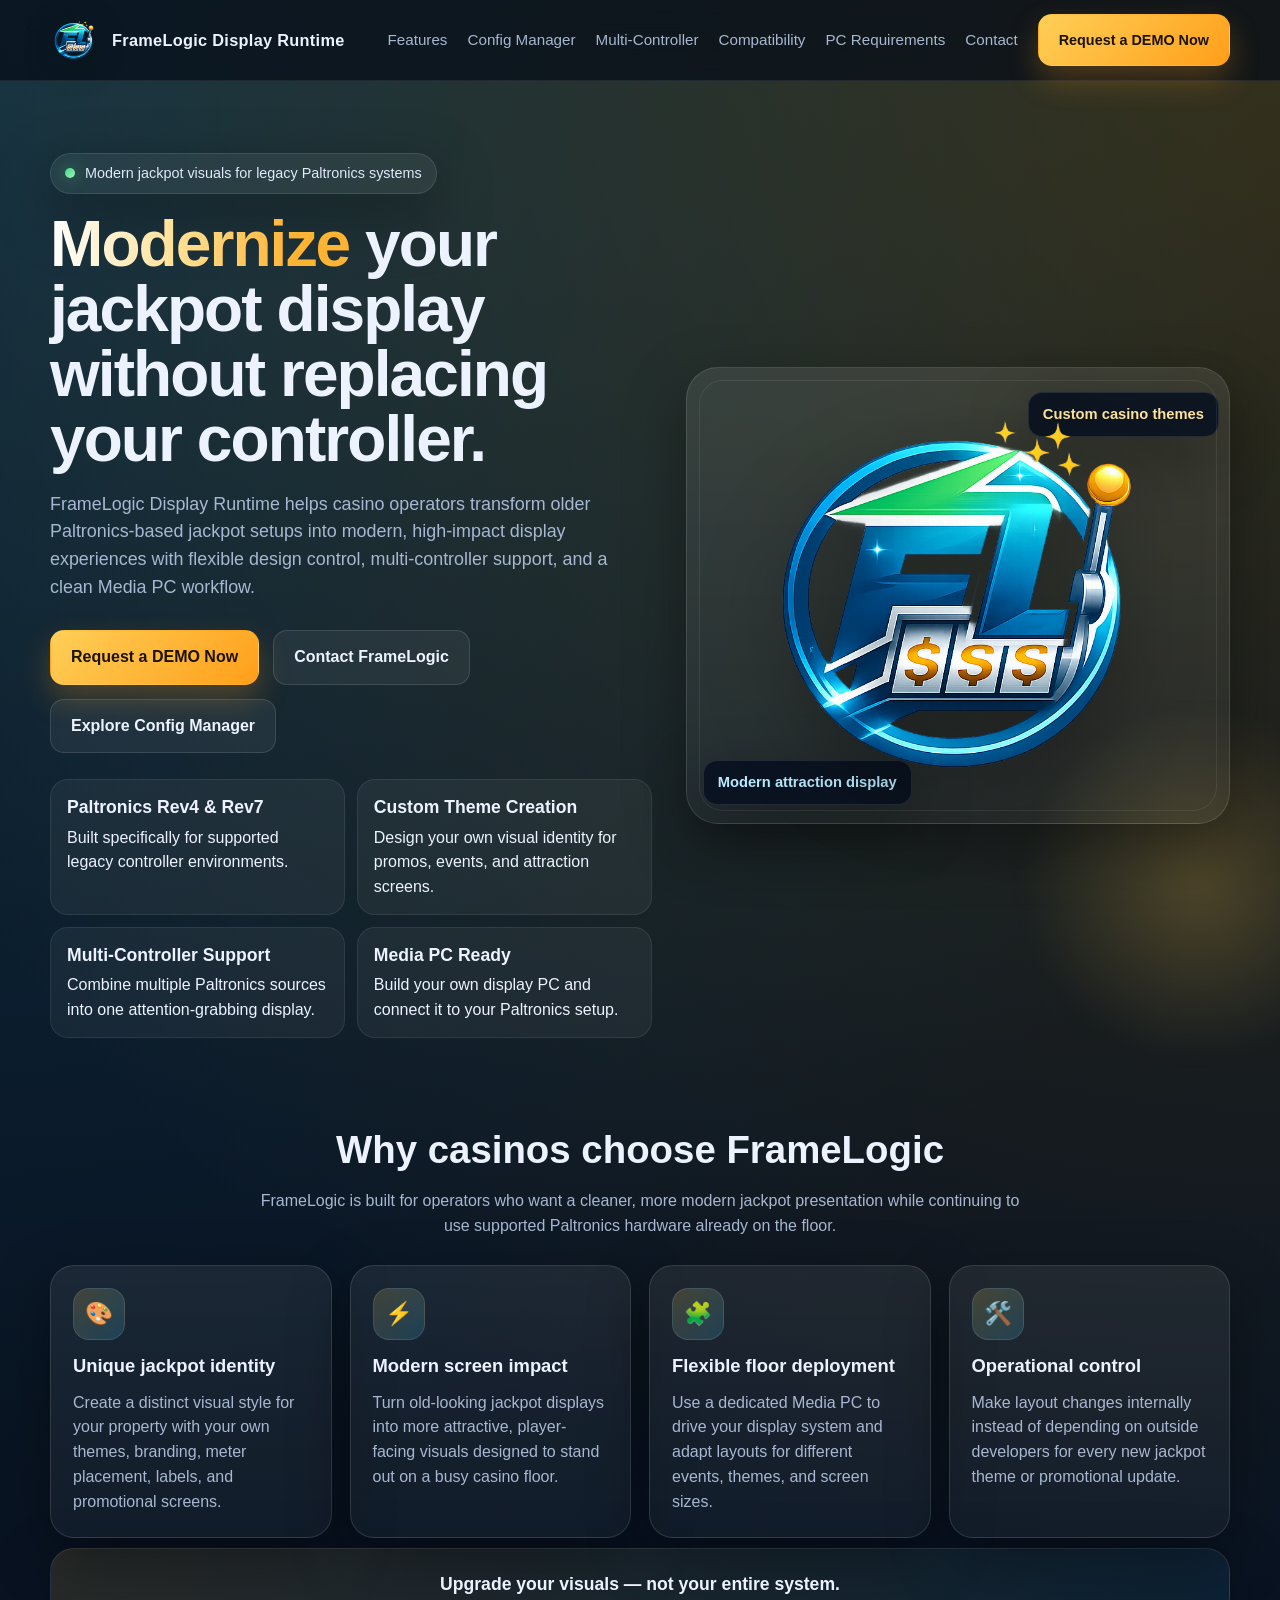
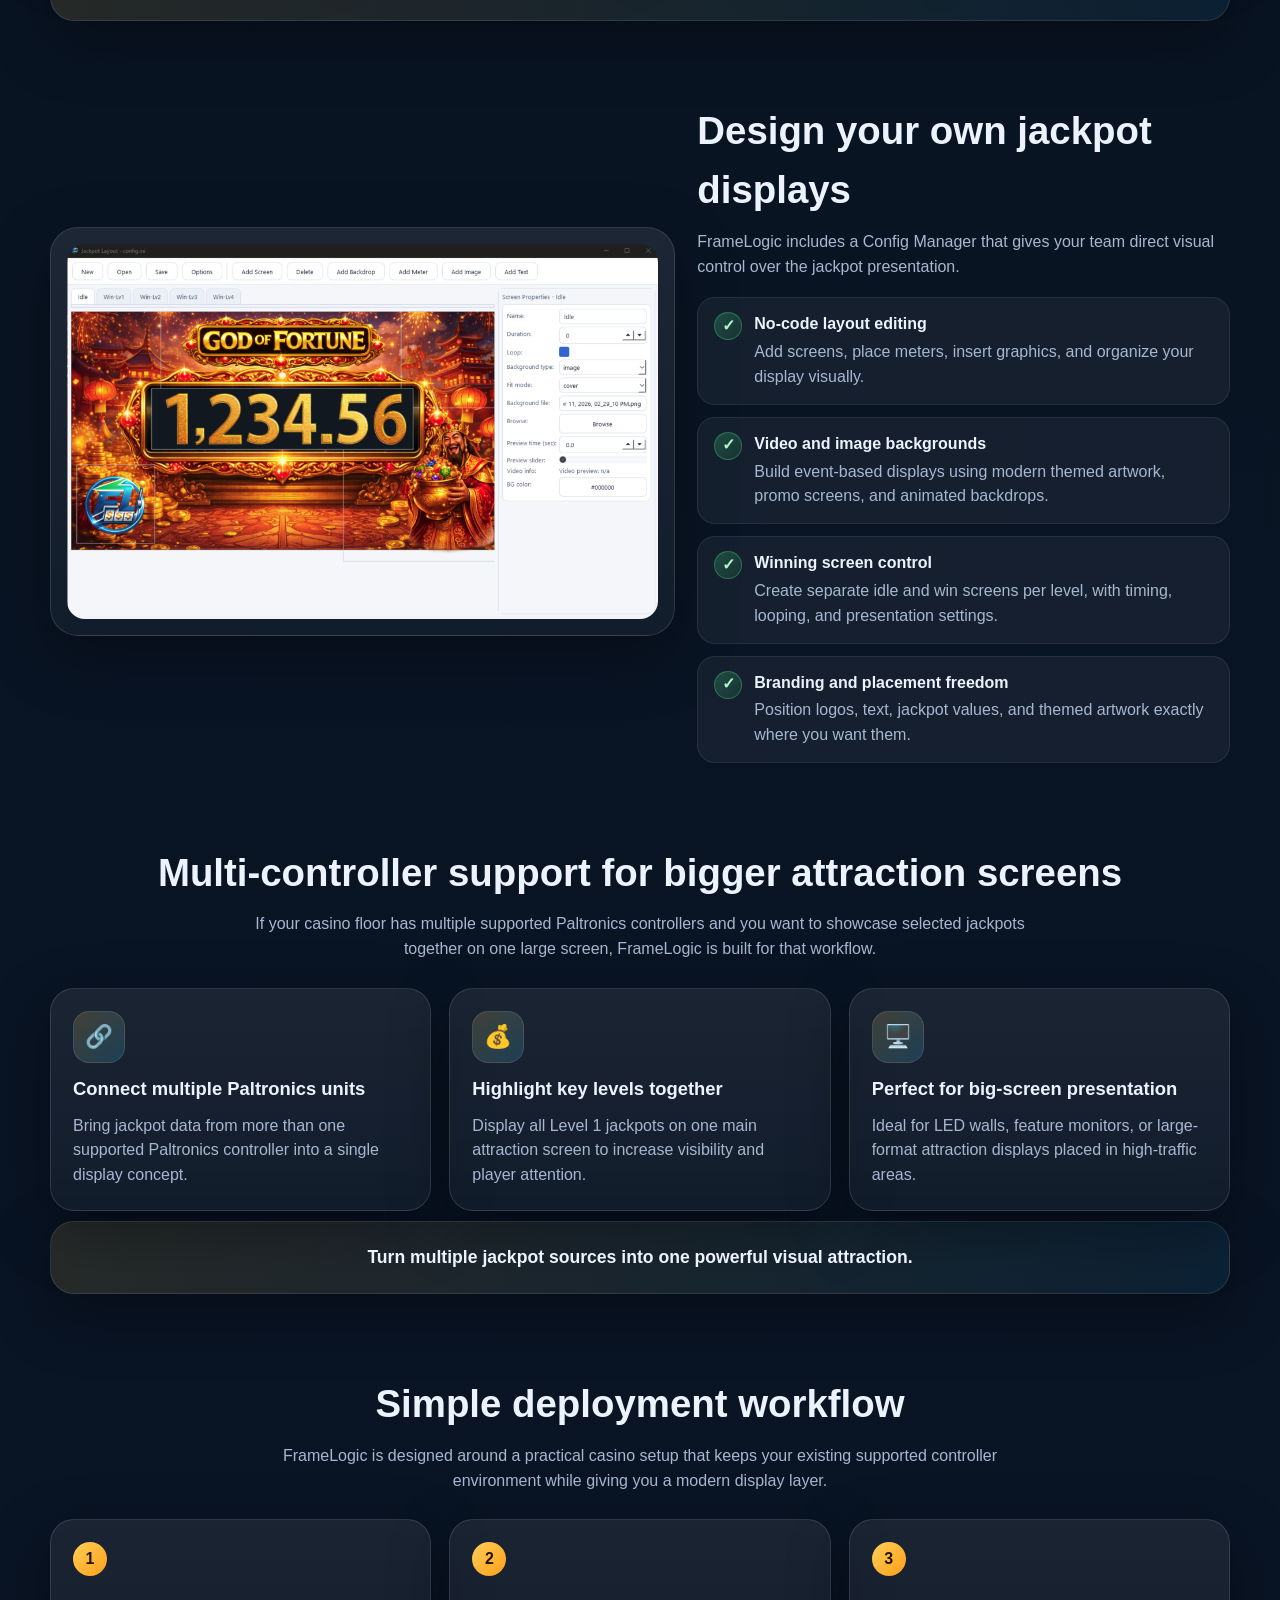
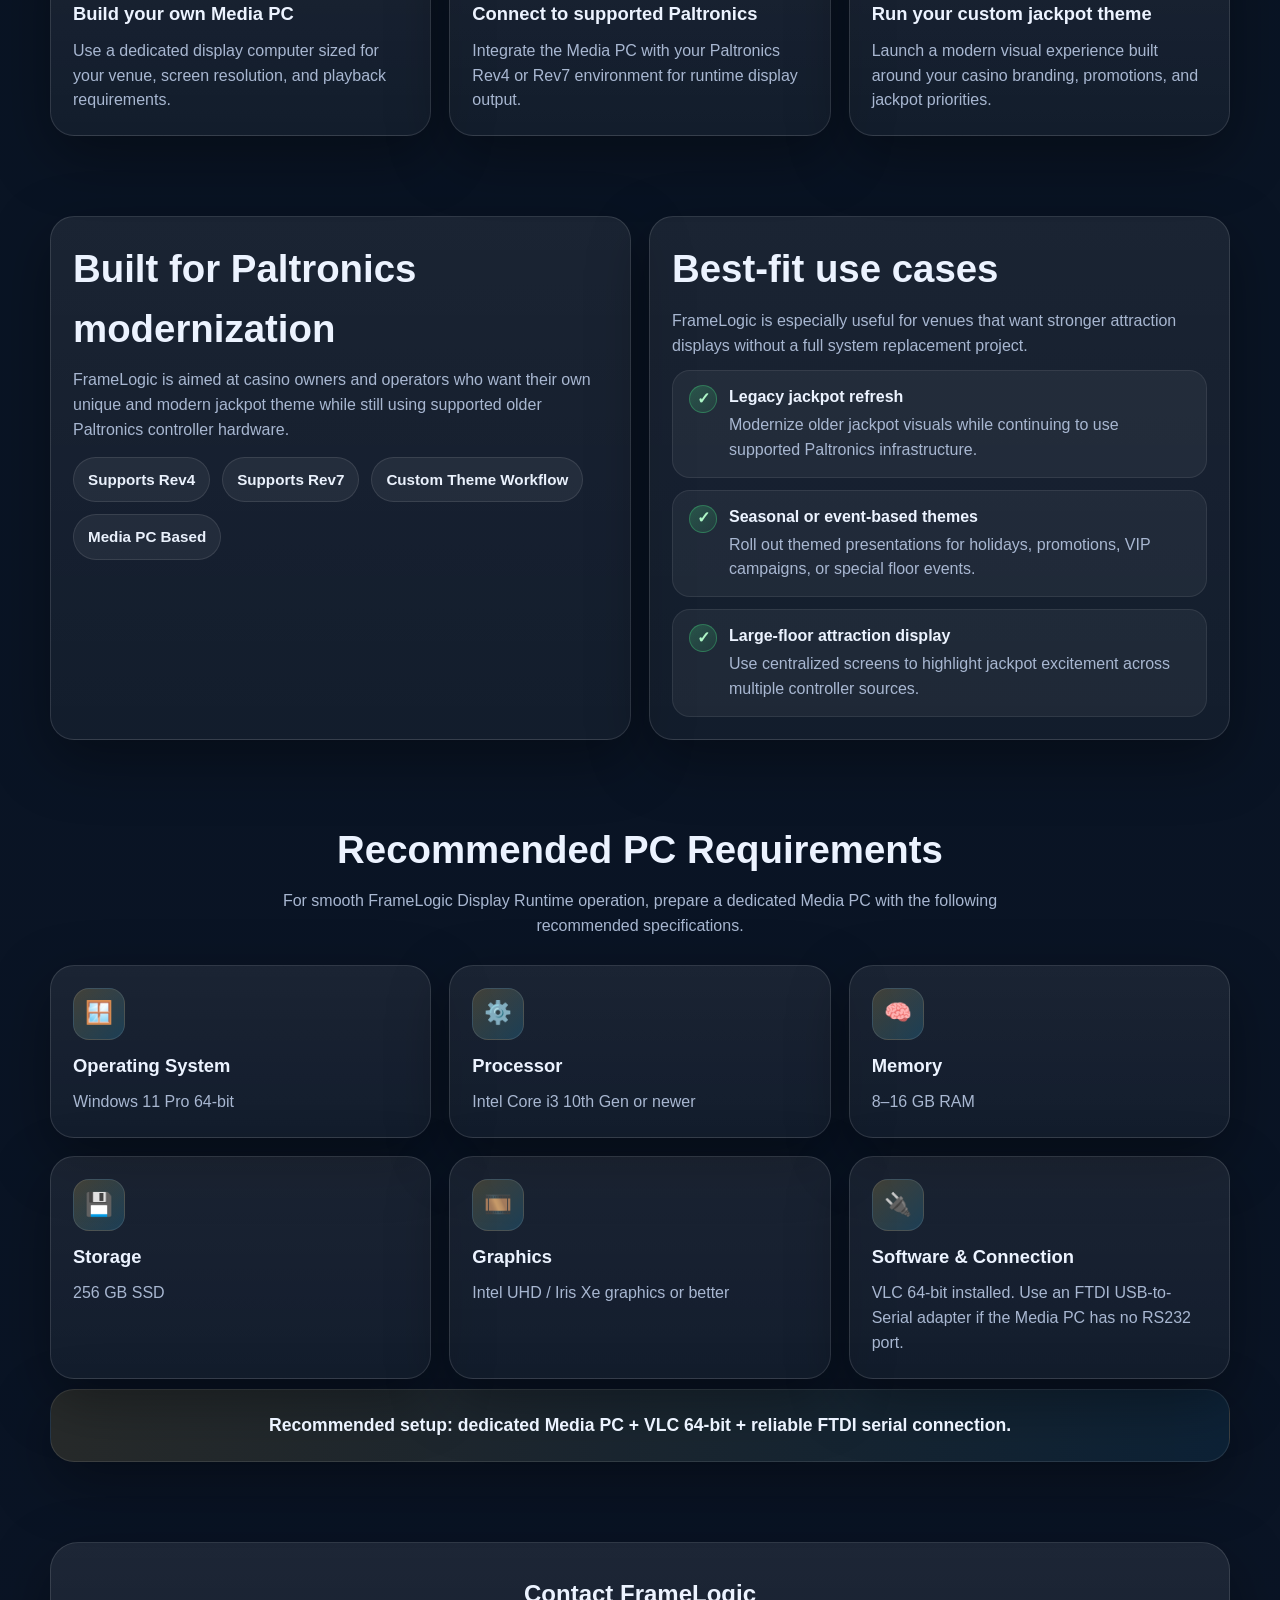
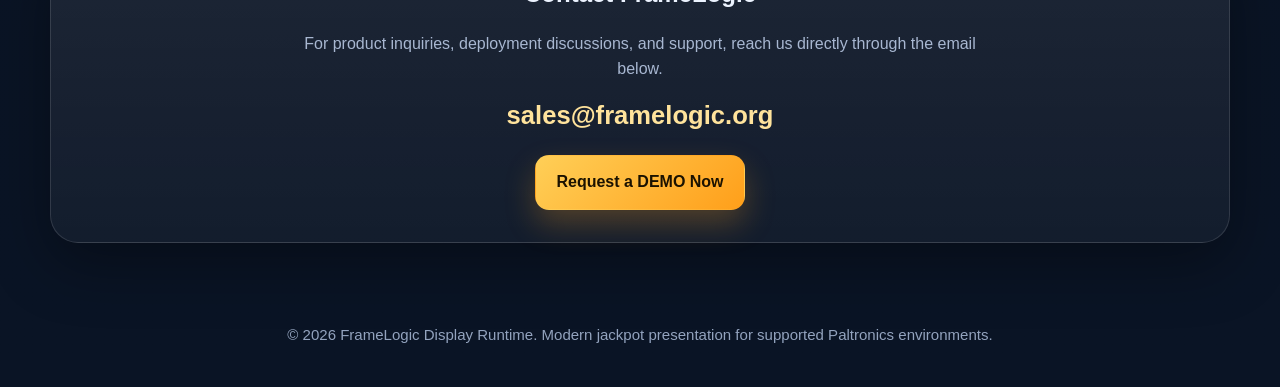
<file: index.html>
<!DOCTYPE html>
<html lang="en">
<head>
  <meta charset="UTF-8" />
  <meta name="viewport" content="width=device-width, initial-scale=1.0" />
  <title>FrameLogic Display Runtime</title>
  <meta name="description" content="Modern jackpot display runtime for Paltronics Rev4 & Rev7. Create custom themes, modernize legacy displays, and combine multiple controllers into one attraction screen." />
  <style>
    :root{
      --bg:#07111f;
      --bg2:#0d1c31;
      --card:rgba(255,255,255,.07);
      --line:rgba(255,255,255,.12);
      --text:#ecf3ff;
      --muted:#a8b7d1;
      --gold:#ffcf57;
      --gold2:#ff9f1a;
      --blue:#33c5ff;
      --green:#42d67e;
      --shadow:0 20px 60px rgba(0,0,0,.35);
      --radius:24px;
      --max:1180px;
    }
    *{box-sizing:border-box}
    html{scroll-behavior:smooth}
    body{
      margin:0;
      font-family:Inter,Segoe UI,Arial,sans-serif;
      color:var(--text);
      background:
        radial-gradient(circle at top right, rgba(255,179,0,.18), transparent 30%),
        radial-gradient(circle at top left, rgba(51,197,255,.18), transparent 28%),
        linear-gradient(180deg, #08101c, #091423 34%, #0a1425 100%);
      line-height:1.55;
    }
    a{color:inherit;text-decoration:none}
    .container{width:min(var(--max), calc(100% - 40px)); margin:0 auto}
    .topbar{
      position:sticky; top:0; z-index:30;
      backdrop-filter: blur(16px);
      background:rgba(6,13,24,.72);
      border-bottom:1px solid rgba(255,255,255,.08);
    }
    .nav{display:flex; align-items:center; justify-content:space-between; padding:14px 0}
    .brand{display:flex; align-items:center; gap:14px; font-weight:800; letter-spacing:.3px}
    .brand img{width:48px; height:48px; object-fit:contain; filter:drop-shadow(0 6px 16px rgba(0,0,0,.28))}
    .brand span{font-size:1.02rem}
    .navlinks{display:flex; gap:20px; color:var(--muted); font-size:.95rem; align-items:center}
    .navlinks a:hover{color:#fff}
    .nav-demo{
      padding:10px 16px;
      border-radius:999px;
      font-size:.9rem;
      white-space:nowrap;
    }

    .hero{position:relative; overflow:hidden}
    .hero::before{
      content:""; position:absolute; inset:auto -10% 0 auto; width:420px; height:420px;
      background:radial-gradient(circle, rgba(255,207,87,.22), transparent 60%);
      filter:blur(10px);
    }
    .hero-grid{display:grid; grid-template-columns:1.05fr .95fr; gap:34px; align-items:center; padding:72px 0 56px}
    .eyebrow{
      display:inline-flex; gap:10px; align-items:center; padding:8px 14px; border-radius:999px;
      background:rgba(255,255,255,.06); border:1px solid rgba(255,255,255,.1); color:#dfe9fa; font-size:.9rem;
      box-shadow:var(--shadow);
    }
    .eyebrow .dot{width:10px;height:10px;border-radius:50%;background:linear-gradient(135deg,var(--green),#9cf7bf);box-shadow:0 0 16px rgba(66,214,126,.65)}
    h1{
      font-size:clamp(2.5rem, 5vw, 4.8rem); line-height:1.02; margin:18px 0 18px;
      letter-spacing:-.03em;
    }
    .grad{
      background:linear-gradient(90deg, #fff 0%, #ffe39c 40%, #ffb332 82%);
      -webkit-background-clip:text; background-clip:text; color:transparent;
    }
    .lead{font-size:1.12rem; color:var(--muted); max-width:700px; margin-bottom:28px}
    .hero-cta{display:flex; gap:14px; flex-wrap:wrap; margin-bottom:20px}
    .btn{
      display:inline-flex; align-items:center; justify-content:center; gap:10px;
      padding:14px 20px; border-radius:14px; font-weight:700; transition:.22s ease;
      border:1px solid transparent;
    }
    .btn.primary{background:linear-gradient(135deg,var(--gold),var(--gold2)); color:#1b1200; box-shadow:0 14px 30px rgba(255,159,26,.25)}
    .btn.secondary{background:rgba(255,255,255,.06); border-color:rgba(255,255,255,.12)}
    .btn:hover{transform:translateY(-2px)}
    .hero-points{display:grid; grid-template-columns:repeat(2,minmax(0,1fr)); gap:12px; margin-top:26px}
    .hero-points div,.mini-card{
      background:rgba(255,255,255,.05); border:1px solid rgba(255,255,255,.08); border-radius:18px; padding:14px 16px;
    }
    .mini-card strong{display:block; font-size:1.1rem; margin-bottom:4px}
    .hero-visual{
      position:relative; padding:28px; border-radius:32px;
      background:linear-gradient(180deg, rgba(255,255,255,.09), rgba(255,255,255,.04));
      border:1px solid rgba(255,255,255,.12); box-shadow:var(--shadow);
    }
    .hero-visual::after{
      content:""; position:absolute; inset:12px; border-radius:24px; pointer-events:none;
      border:1px solid rgba(255,255,255,.08);
    }
    .hero-visual img{width:100%; max-width:430px; display:block; margin:0 auto; object-fit:contain; filter:drop-shadow(0 24px 40px rgba(0,0,0,.32))}
    .floating{
      position:absolute; padding:10px 14px; border-radius:14px; font-weight:700; font-size:.92rem;
      background:rgba(7,17,31,.88); border:1px solid rgba(255,255,255,.1); box-shadow:var(--shadow);
    }
    .f1{top:24px; right:10px; color:#ffe39c}
    .f2{bottom:18px; left:16px; color:#b8eaff}

    section{padding:26px 0 54px}
    .section-head{text-align:center; margin-bottom:26px}
    .section-head h2{font-size:clamp(1.7rem, 3vw, 2.8rem); margin:0 0 10px}
    .section-head p{max-width:780px; margin:0 auto; color:var(--muted)}

    .grid-3,.grid-4{display:grid; gap:18px}
    .grid-3{grid-template-columns:repeat(3, minmax(0,1fr))}
    .grid-4{grid-template-columns:repeat(4, minmax(0,1fr))}
    .card{
      background:linear-gradient(180deg, rgba(255,255,255,.07), rgba(255,255,255,.04));
      border:1px solid var(--line); border-radius:24px; padding:22px; box-shadow:var(--shadow);
    }
    .card h3{margin:12px 0 10px; font-size:1.15rem}
    .card p{margin:0; color:var(--muted)}
    .icon{
      width:52px;height:52px;border-radius:16px; display:grid; place-items:center;
      background:linear-gradient(135deg, rgba(255,207,87,.18), rgba(51,197,255,.18));
      border:1px solid rgba(255,255,255,.1); font-size:1.4rem;
    }

    .showcase{
      display:grid; grid-template-columns:1.08fr .92fr; gap:22px; align-items:center;
    }
    .shot{
      background:linear-gradient(180deg, rgba(255,255,255,.08), rgba(255,255,255,.04));
      border:1px solid var(--line); border-radius:28px; padding:16px; box-shadow:var(--shadow);
    }
    .shot img{width:100%; border-radius:18px; display:block}
    .list{display:grid; gap:12px}
    .list .row{
      display:flex; gap:12px; align-items:flex-start; padding:14px 16px;
      background:rgba(255,255,255,.05); border:1px solid rgba(255,255,255,.08); border-radius:18px;
    }
    .tick{
      flex:0 0 auto; width:28px; height:28px; border-radius:50%; display:grid; place-items:center;
      background:linear-gradient(135deg, rgba(66,214,126,.25), rgba(66,214,126,.1));
      border:1px solid rgba(66,214,126,.35); color:#aef6c7; font-weight:800;
    }
    .row strong{display:block; margin-bottom:3px}
    .row p{margin:0; color:var(--muted)}

    .band{
      margin-top:10px; padding:22px; border-radius:24px;
      background:linear-gradient(90deg, rgba(255,207,87,.12), rgba(51,197,255,.08));
      border:1px solid rgba(255,255,255,.1); text-align:center; box-shadow:var(--shadow);
    }
    .band strong{font-size:1.1rem}

    .workflow{display:grid; grid-template-columns:repeat(3,1fr); gap:18px}
    .step-num{
      display:inline-grid; place-items:center; width:34px; height:34px; border-radius:999px;
      background:linear-gradient(135deg,var(--gold),var(--gold2)); color:#211500; font-weight:900; margin-bottom:12px;
    }

    .compat{
      display:grid; grid-template-columns:1fr 1fr; gap:18px;
    }
    .badge-row{display:flex; gap:12px; flex-wrap:wrap; margin-top:14px}
    .badge{
      padding:10px 14px; border-radius:999px; background:rgba(255,255,255,.06);
      border:1px solid rgba(255,255,255,.1); color:#eaf1fc; font-weight:700; font-size:.95rem;
    }

    .contact{
      text-align:center; padding:32px; border-radius:28px;
      background:linear-gradient(180deg, rgba(255,255,255,.08), rgba(255,255,255,.04));
      border:1px solid var(--line); box-shadow:var(--shadow);
    }
    .contact .mail{font-size:clamp(1.2rem, 2vw, 1.6rem); color:#ffe39c; font-weight:800}
    .contact-actions{display:flex; justify-content:center; flex-wrap:wrap; gap:14px; margin-top:20px}

    footer{padding:26px 0 40px; color:#93a3be; text-align:center; font-size:.94rem}

    @media (max-width: 980px){
      .hero-grid,.showcase,.compat{grid-template-columns:1fr}
      .grid-3{grid-template-columns:1fr 1fr}
      .grid-4,.workflow{grid-template-columns:1fr 1fr}
      .hero-visual{order:-1}
    }
    @media (max-width: 680px){
      .nav{gap:14px; flex-direction:column}
      .navlinks{flex-wrap:wrap; justify-content:center}
      .nav-demo{width:100%; max-width:260px}
      .container{width:min(var(--max), calc(100% - 24px))}
      .hero-grid{padding:46px 0 32px}
      .grid-3,.grid-4,.workflow,.hero-points{grid-template-columns:1fr}
      .card,.contact,.shot,.hero-visual{border-radius:20px}
      section{padding:18px 0 38px}
    }
  </style>
</head>
<body>
  <div class="topbar">
    <div class="container nav">
      <a class="brand" href="#top">
        <img src="assets/logo.png" alt="FrameLogic logo" />
        <span>FrameLogic Display Runtime</span>
      </a>
      <div class="navlinks">
        <a href="#features">Features</a>
        <a href="#designer">Config Manager</a>
        <a href="#multi">Multi-Controller</a>
        <a href="#compatibility">Compatibility</a>
        <a href="#requirements">PC Requirements</a>
        <a href="#contact">Contact</a>
        <a class="btn primary nav-demo" href="https://www.mediafire.com/file/toww4lt3icdxq80/FrameLogic.rar/file" target="_blank" rel="noopener">Request a DEMO Now</a>
      </div>
    </div>
  </div>

  <header class="hero" id="top">
    <div class="container hero-grid">
      <div>
        <div class="eyebrow"><span class="dot"></span> Modern jackpot visuals for legacy Paltronics systems</div>
        <h1><span class="grad">Modernize</span> your jackpot display without replacing your controller.</h1>
        <p class="lead">
          FrameLogic Display Runtime helps casino operators transform older Paltronics-based jackpot setups into modern, high-impact display experiences with flexible design control, multi-controller support, and a clean Media PC workflow.
        </p>
        <div class="hero-cta">
          <a class="btn primary" href="https://www.mediafire.com/file/toww4lt3icdxq80/FrameLogic.rar/file" target="_blank" rel="noopener">Request a DEMO Now</a>
          <a class="btn secondary" href="#contact">Contact FrameLogic</a>
          <a class="btn secondary" href="#designer">Explore Config Manager</a>
        </div>
        <div class="hero-points">
          <div class="mini-card"><strong>Paltronics Rev4 & Rev7</strong><span>Built specifically for supported legacy controller environments.</span></div>
          <div class="mini-card"><strong>Custom Theme Creation</strong><span>Design your own visual identity for promos, events, and attraction screens.</span></div>
          <div class="mini-card"><strong>Multi-Controller Support</strong><span>Combine multiple Paltronics sources into one attention-grabbing display.</span></div>
          <div class="mini-card"><strong>Media PC Ready</strong><span>Build your own display PC and connect it to your Paltronics setup.</span></div>
        </div>
      </div>
      <div class="hero-visual">
        <div class="floating f1">Custom casino themes</div>
        <div class="floating f2">Modern attraction display</div>
        <img src="assets/logo.png" alt="FrameLogic Display Runtime logo preview" />
      </div>
    </div>
  </header>

  <section id="features">
    <div class="container">
      <div class="section-head">
        <h2>Why casinos choose FrameLogic</h2>
        <p>FrameLogic is built for operators who want a cleaner, more modern jackpot presentation while continuing to use supported Paltronics hardware already on the floor.</p>
      </div>
      <div class="grid-4">
        <div class="card">
          <div class="icon">🎨</div>
          <h3>Unique jackpot identity</h3>
          <p>Create a distinct visual style for your property with your own themes, branding, meter placement, labels, and promotional screens.</p>
        </div>
        <div class="card">
          <div class="icon">⚡</div>
          <h3>Modern screen impact</h3>
          <p>Turn old-looking jackpot displays into more attractive, player-facing visuals designed to stand out on a busy casino floor.</p>
        </div>
        <div class="card">
          <div class="icon">🧩</div>
          <h3>Flexible floor deployment</h3>
          <p>Use a dedicated Media PC to drive your display system and adapt layouts for different events, themes, and screen sizes.</p>
        </div>
        <div class="card">
          <div class="icon">🛠️</div>
          <h3>Operational control</h3>
          <p>Make layout changes internally instead of depending on outside developers for every new jackpot theme or promotional update.</p>
        </div>
      </div>
      <div class="band">
        <strong>Upgrade your visuals — not your entire system.</strong>
      </div>
    </div>
  </section>

  <section id="designer">
    <div class="container showcase">
      <div class="shot">
        <img src="assets/config-manager.png" alt="FrameLogic Config Manager screenshot" />
      </div>
      <div>
        <div class="section-head" style="text-align:left; margin-bottom:18px;">
          <h2>Design your own jackpot displays</h2>
          <p>FrameLogic includes a Config Manager that gives your team direct visual control over the jackpot presentation.</p>
        </div>
        <div class="list">
          <div class="row"><div class="tick">✓</div><div><strong>No-code layout editing</strong><p>Add screens, place meters, insert graphics, and organize your display visually.</p></div></div>
          <div class="row"><div class="tick">✓</div><div><strong>Video and image backgrounds</strong><p>Build event-based displays using modern themed artwork, promo screens, and animated backdrops.</p></div></div>
          <div class="row"><div class="tick">✓</div><div><strong>Winning screen control</strong><p>Create separate idle and win screens per level, with timing, looping, and presentation settings.</p></div></div>
          <div class="row"><div class="tick">✓</div><div><strong>Branding and placement freedom</strong><p>Position logos, text, jackpot values, and themed artwork exactly where you want them.</p></div></div>
        </div>
      </div>
    </div>
  </section>

  <section id="multi">
    <div class="container">
      <div class="section-head">
        <h2>Multi-controller support for bigger attraction screens</h2>
        <p>If your casino floor has multiple supported Paltronics controllers and you want to showcase selected jackpots together on one large screen, FrameLogic is built for that workflow.</p>
      </div>
      <div class="grid-3">
        <div class="card">
          <div class="icon">🔗</div>
          <h3>Connect multiple Paltronics units</h3>
          <p>Bring jackpot data from more than one supported Paltronics controller into a single display concept.</p>
        </div>
        <div class="card">
          <div class="icon">💰</div>
          <h3>Highlight key levels together</h3>
          <p>Display all Level 1 jackpots on one main attraction screen to increase visibility and player attention.</p>
        </div>
        <div class="card">
          <div class="icon">🖥️</div>
          <h3>Perfect for big-screen presentation</h3>
          <p>Ideal for LED walls, feature monitors, or large-format attraction displays placed in high-traffic areas.</p>
        </div>
      </div>
      <div class="band">
        <strong>Turn multiple jackpot sources into one powerful visual attraction.</strong>
      </div>
    </div>
  </section>

  <section>
    <div class="container">
      <div class="section-head">
        <h2>Simple deployment workflow</h2>
        <p>FrameLogic is designed around a practical casino setup that keeps your existing supported controller environment while giving you a modern display layer.</p>
      </div>
      <div class="workflow">
        <div class="card">
          <div class="step-num">1</div>
          <h3>Build your own Media PC</h3>
          <p>Use a dedicated display computer sized for your venue, screen resolution, and playback requirements.</p>
        </div>
        <div class="card">
          <div class="step-num">2</div>
          <h3>Connect to supported Paltronics</h3>
          <p>Integrate the Media PC with your Paltronics Rev4 or Rev7 environment for runtime display output.</p>
        </div>
        <div class="card">
          <div class="step-num">3</div>
          <h3>Run your custom jackpot theme</h3>
          <p>Launch a modern visual experience built around your casino branding, promotions, and jackpot priorities.</p>
        </div>
      </div>
    </div>
  </section>

  <section id="compatibility">
    <div class="container compat">
      <div class="card">
        <div class="section-head" style="text-align:left; margin-bottom:12px;">
          <h2>Built for Paltronics modernization</h2>
          <p>FrameLogic is aimed at casino owners and operators who want their own unique and modern jackpot theme while still using supported older Paltronics controller hardware.</p>
        </div>
        <div class="badge-row">
          <div class="badge">Supports Rev4</div>
          <div class="badge">Supports Rev7</div>
          <div class="badge">Custom Theme Workflow</div>
          <div class="badge">Media PC Based</div>
        </div>
      </div>
      <div class="card">
        <div class="section-head" style="text-align:left; margin-bottom:12px;">
          <h2>Best-fit use cases</h2>
          <p>FrameLogic is especially useful for venues that want stronger attraction displays without a full system replacement project.</p>
        </div>
        <div class="list">
          <div class="row"><div class="tick">✓</div><div><strong>Legacy jackpot refresh</strong><p>Modernize older jackpot visuals while continuing to use supported Paltronics infrastructure.</p></div></div>
          <div class="row"><div class="tick">✓</div><div><strong>Seasonal or event-based themes</strong><p>Roll out themed presentations for holidays, promotions, VIP campaigns, or special floor events.</p></div></div>
          <div class="row"><div class="tick">✓</div><div><strong>Large-floor attraction display</strong><p>Use centralized screens to highlight jackpot excitement across multiple controller sources.</p></div></div>
        </div>
      </div>
    </div>
  </section>

  <section id="requirements">
    <div class="container">
      <div class="section-head">
        <h2>Recommended PC Requirements</h2>
        <p>For smooth FrameLogic Display Runtime operation, prepare a dedicated Media PC with the following recommended specifications.</p>
      </div>
      <div class="grid-3">
        <div class="card">
          <div class="icon">🪟</div>
          <h3>Operating System</h3>
          <p>Windows 11 Pro 64-bit</p>
        </div>
        <div class="card">
          <div class="icon">⚙️</div>
          <h3>Processor</h3>
          <p>Intel Core i3 10th Gen or newer</p>
        </div>
        <div class="card">
          <div class="icon">🧠</div>
          <h3>Memory</h3>
          <p>8–16 GB RAM</p>
        </div>
        <div class="card">
          <div class="icon">💾</div>
          <h3>Storage</h3>
          <p>256 GB SSD</p>
        </div>
        <div class="card">
          <div class="icon">🎞️</div>
          <h3>Graphics</h3>
          <p>Intel UHD / Iris Xe graphics or better</p>
        </div>
        <div class="card">
          <div class="icon">🔌</div>
          <h3>Software & Connection</h3>
          <p>VLC 64-bit installed. Use an FTDI USB-to-Serial adapter if the Media PC has no RS232 port.</p>
        </div>
      </div>
      <div class="band">
        <strong>Recommended setup: dedicated Media PC + VLC 64-bit + reliable FTDI serial connection.</strong>
      </div>
    </div>
  </section>

  <section id="contact">
    <div class="container">
      <div class="contact">
        <h2 style="margin-top:0">Contact FrameLogic</h2>
        <p style="color:var(--muted); max-width:680px; margin:0 auto 14px;">For product inquiries, deployment discussions, and support, reach us directly through the email below.</p>
        <div class="mail">sales@framelogic.org</div>
        <div class="contact-actions">
          <a class="btn primary" href="https://www.mediafire.com/file/toww4lt3icdxq80/FrameLogic.rar/file" target="_blank" rel="noopener">Request a DEMO Now</a>
        </div>
      </div>
    </div>
  </section>

  <footer>
    <div class="container">© 2026 FrameLogic Display Runtime. Modern jackpot presentation for supported Paltronics environments.</div>
  </footer>
</body>
</html>
</file>
